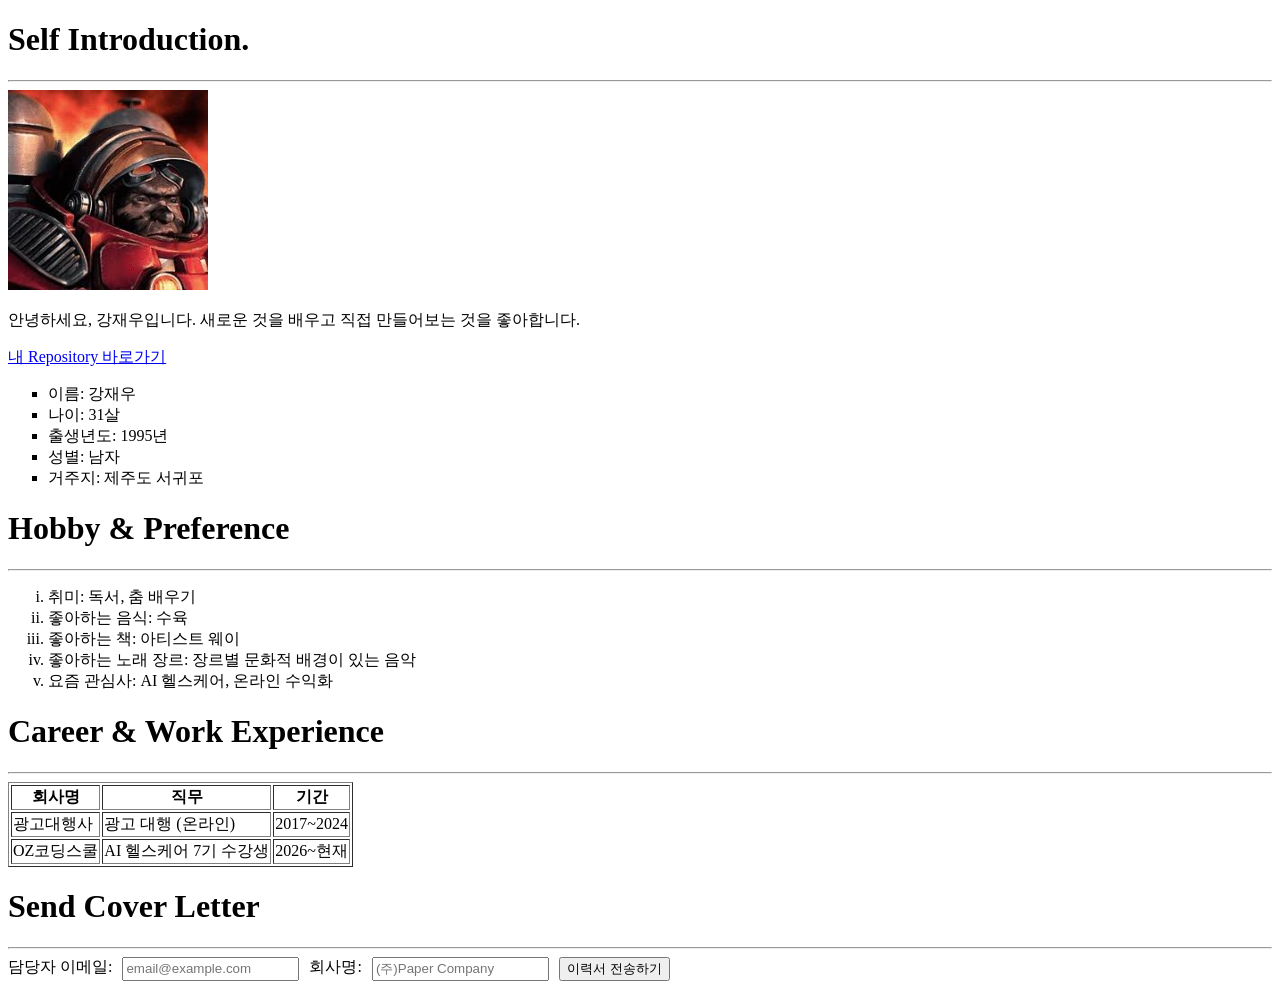
<file: 과제/oz_assignment/HTML_CSS/day1/resume.html>
<!DOCTYPE html>
<html lang="ko">
<head>
    <meta charset="UTF-8">
    <title>자기소개서</title>
</head>
<body>
  <h1>Self Introduction.</h1>
  <hr>
  <img src="firebat.jpeg" alt="Profile Picture" style="width: 200px; height: 200px;">
  <p>안녕하세요, 강재우입니다. 새로운 것을 배우고 직접 만들어보는 것을 좋아합니다.</p>
  <a href="https://github.com/jaewoojaewoo777-rgb/oz-ai-git/tree/main/%EA%B3%BC%EC%A0%9C">내 Repository 바로가기</a>
  <ul style="list-style: square">
      <li>이름: 강재우</li>
      <li>나이: 31살</li>
      <li>출생년도: 1995년</li>
      <li>성별: 남자</li>
      <li>거주지: 제주도 서귀포</li>
  </ul>

  <h1>Hobby & Preference</h1>
  <hr>
  <ol type="i">
    <li>취미: 독서, 춤 배우기</li>
    <li>좋아하는 음식: 수육</li>
    <li>좋아하는 책: 아티스트 웨이</li>
    <li>좋아하는 노래 장르: 장르별 문화적 배경이 있는 음악</li>
    <li>요즘 관심사: AI 헬스케어, 온라인 수익화</li>
  </ol>

  <h1>Career & Work Experience</h1>
  <hr>
  <table style="table-layout: auto" border="1">
    <thead>
      <tr>
        <th>회사명</th>
        <th>직무</th>
        <th>기간</th>
      </tr>
    </thead>
    <tbody>
      <tr>
        <td>광고대행사</td>
        <td>광고 대행 (온라인)</td>
        <td>2017~2024</td>
      </tr>
      <tr>
        <td>OZ코딩스쿨</td>
        <td>AI 헬스케어 7기 수강생</td>
        <td>2026~현재</td>
      </tr>
    </tbody>
  </table>

  <h1>Send Cover Letter</h1>
  <hr>
  <form action="" style="display: flex; gap: 10px;">
    <label for="emailInput">담당자 이메일: </label>
    <input id="emailInput" type="email" placeholder="email@example.com">
    <label for="companyInput">회사명: </label>
    <input id="companyInput" type="text" placeholder="(주)Paper Company">
    <button>이력서 전송하기</button>
  </form>
</body>
</html>
</file>
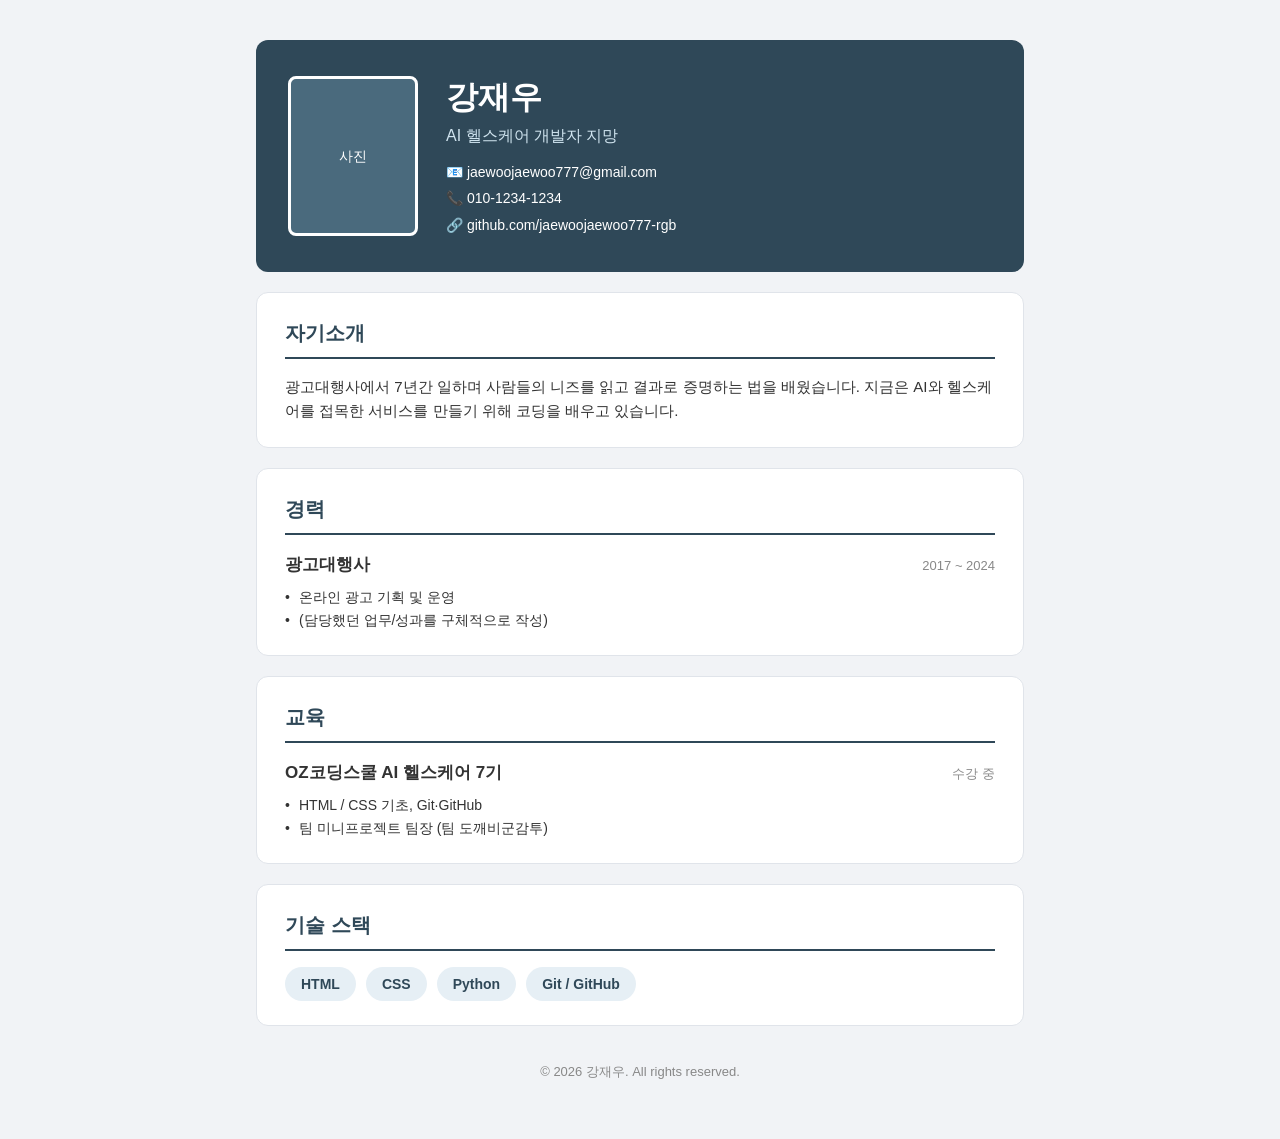
<file: 과제/oz_assignment/HTML_CSS/day2/resume.html>
<!DOCTYPE html>
<html lang="ko">
<head>
  <meta charset="UTF-8">
  <meta name="viewport" content="width=device-width, initial-scale=1.0">
  <title>강재우 | 이력서</title>
  <link rel="stylesheet" href="resume_style.css">
</head>
<body>
  <div class="wrapper">
    <header class="profile">
      <div class="profile-photo">사진</div>
      <div class="profile-info">
        <h1>강재우</h1>
        <p class="job">AI 헬스케어 개발자 지망</p>
        <ul class="contact">
          <li>📧 jaewoojaewoo777@gmail.com</li>
          <li>📞 010-1234-1234</li>
          <li>🔗 github.com/jaewoojaewoo777-rgb</li>
        </ul>
      </div>
    </header>

    <main>
      <section class="card">
        <h2>자기소개</h2>
        <p>
          광고대행사에서 7년간 일하며 사람들의 니즈를 읽고 결과로 증명하는 법을 배웠습니다.
          지금은 AI와 헬스케어를 접목한 서비스를 만들기 위해 코딩을 배우고 있습니다.
        </p>
      </section>

      <section class="card">
        <h2>경력</h2>
        <article class="item">
          <div class="item-head">
            <h3>광고대행사</h3>
            <span class="period">2017 ~ 2024</span>
          </div>
          <ul>
            <li>온라인 광고 기획 및 운영</li>
            <li>(담당했던 업무/성과를 구체적으로 작성)</li>
          </ul>
        </article>
      </section>

      <section class="card">
        <h2>교육</h2>
        <article class="item">
          <div class="item-head">
            <h3>OZ코딩스쿨 AI 헬스케어 7기</h3>
            <span class="period">수강 중</span>
          </div>
          <ul>
            <li>HTML / CSS 기초, Git·GitHub</li>
            <li>팀 미니프로젝트 팀장 (팀 도깨비군감투)</li>
          </ul>
        </article>
      </section>

      <section class="card">
        <h2>기술 스택</h2>
        <ul class="skills">
          <li>HTML</li>
          <li>CSS</li>
          <li>Python</li>
          <li>Git / GitHub</li>
        </ul>
      </section>
    </main>

    <footer>
      <p>&copy; 2026 강재우. All rights reserved.</p>
    </footer>
  </div>
</body>
</html>
</file>
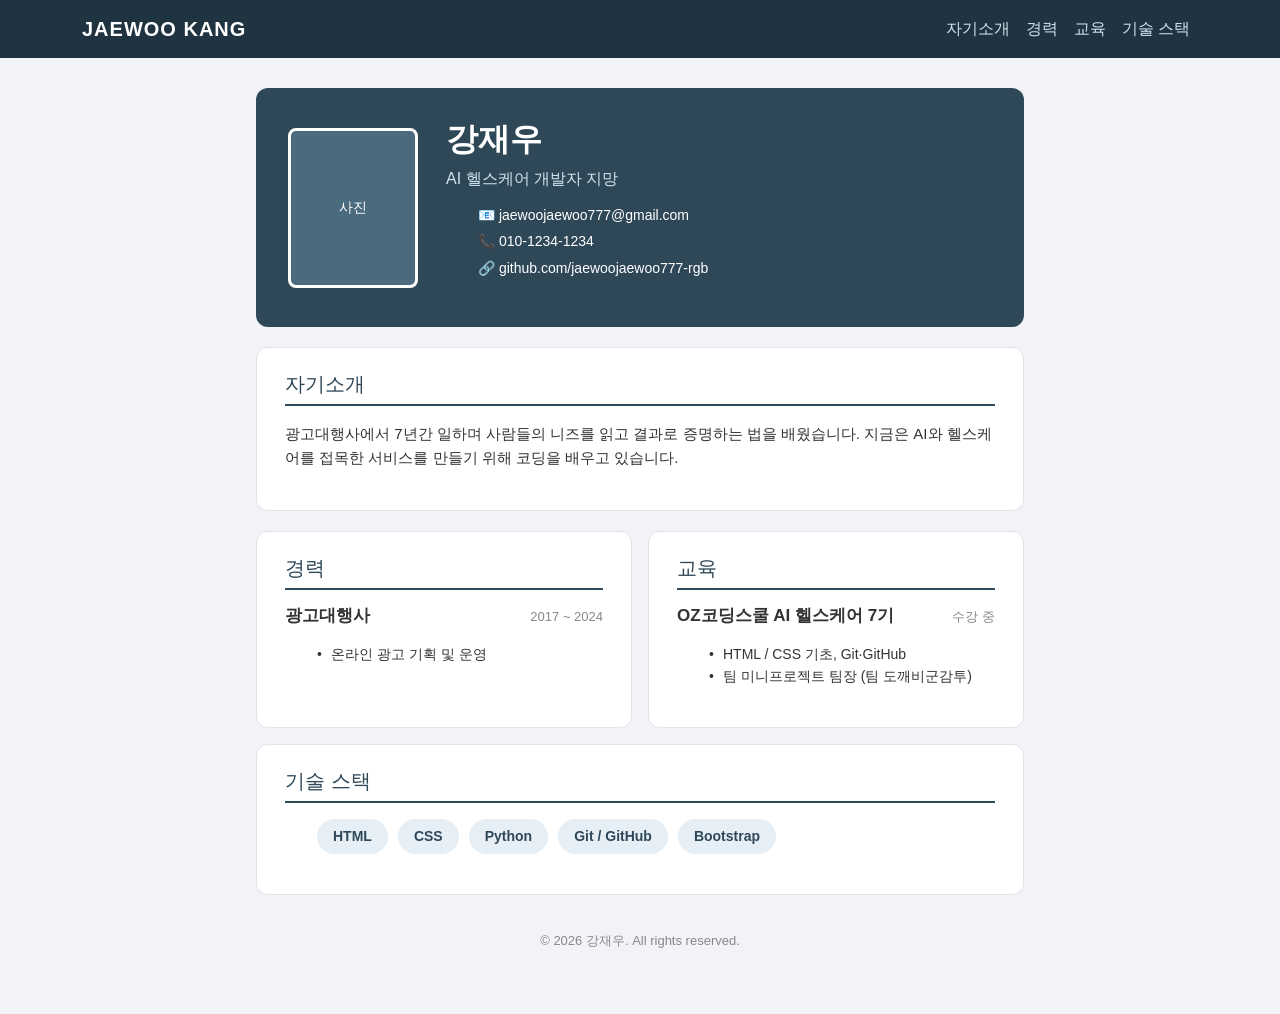
<file: 과제/oz_assignment/HTML_CSS/day3/resume.html>
<!DOCTYPE html>
<html lang="ko">
<head>
  <meta charset="UTF-8">
  <meta name="viewport" content="width=device-width, initial-scale=1.0">
  <title>강재우 | 이력서</title>
  <!-- Bootstrap 5 CSS (CDN) -->
  <link href="https://cdn.jsdelivr.net/npm/bootstrap@5.3.3/dist/css/bootstrap.min.css" rel="stylesheet">
  <!-- 내 CSS는 Bootstrap 뒤에 불러와야 덮어쓸 수 있음 -->
  <link rel="stylesheet" href="resume_style.css">
</head>
<body>

  <!-- ===== Navbar (Bootstrap) ===== -->
  <nav class="navbar navbar-expand-md navbar-dark sticky-top custom-navbar">
    <div class="container">
      <a class="navbar-brand" href="#top">JAEWOO KANG</a>
      <button class="navbar-toggler" type="button" data-bs-toggle="collapse"
              data-bs-target="#menu" aria-controls="menu" aria-expanded="false" aria-label="메뉴 열기">
        <span class="navbar-toggler-icon"></span>
      </button>
      <div class="collapse navbar-collapse" id="menu">
        <ul class="navbar-nav ms-auto">
          <li class="nav-item"><a class="nav-link" href="#about">자기소개</a></li>
          <li class="nav-item"><a class="nav-link" href="#career">경력</a></li>
          <li class="nav-item"><a class="nav-link" href="#education">교육</a></li>
          <li class="nav-item"><a class="nav-link" href="#skills">기술 스택</a></li>
        </ul>
      </div>
    </div>
  </nav>

  <div class="wrapper" id="top">
    <!-- ===== 프로필 ===== -->
    <header class="profile">
      <div class="profile-photo">사진</div>
      <div class="profile-info">
        <h1>강재우</h1>
        <p class="job">AI 헬스케어 개발자 지망</p>
        <ul class="contact">
          <li>📧 jaewoojaewoo777@gmail.com</li>
          <li>📞 010-1234-1234</li>
          <li>🔗 github.com/jaewoojaewoo777-rgb</li>
        </ul>
      </div>
    </header>

    <main>
      <section class="card-box" id="about">
        <h2>자기소개</h2>
        <p>
          광고대행사에서 7년간 일하며 사람들의 니즈를 읽고 결과로 증명하는 법을 배웠습니다.
          지금은 AI와 헬스케어를 접목한 서비스를 만들기 위해 코딩을 배우고 있습니다.
        </p>
      </section>

      <!-- 경력 / 교육을 Bootstrap Grid로 2단 배치 (모바일에서는 1단) -->
      <div class="row g-3">
        <section class="col-12 col-md-6" id="career">
          <div class="card-box h-100">
            <h2>경력</h2>
            <article class="item">
              <div class="item-head">
                <h3>광고대행사</h3>
                <span class="period">2017 ~ 2024</span>
              </div>
              <ul>
                <li>온라인 광고 기획 및 운영</li>
               
              </ul>
            </article>
          </div>
        </section>

        <section class="col-12 col-md-6" id="education">
          <div class="card-box h-100">
            <h2>교육</h2>
            <article class="item">
              <div class="item-head">
                <h3>OZ코딩스쿨 AI 헬스케어 7기</h3>
                <span class="period">수강 중</span>
              </div>
              <ul>
                <li>HTML / CSS 기초, Git·GitHub</li>
                <li>팀 미니프로젝트 팀장 (팀 도깨비군감투)</li>
              </ul>
            </article>
          </div>
        </section>
      </div>

      <section class="card-box mt-3" id="skills">
        <h2>기술 스택</h2>
        <ul class="skills">
          <li>HTML</li>
          <li>CSS</li>
          <li>Python</li>
          <li>Git / GitHub</li>
          <li>Bootstrap</li>
        </ul>
      </section>
    </main>

    <footer>
      <p>&copy; 2026 강재우. All rights reserved.</p>
    </footer>
  </div>

  <!-- Bootstrap JS (navbar 햄버거 메뉴 동작에 필요) -->
  <script src="https://cdn.jsdelivr.net/npm/bootstrap@5.3.3/dist/js/bootstrap.bundle.min.js"></script>
</body>
</html>
</file>
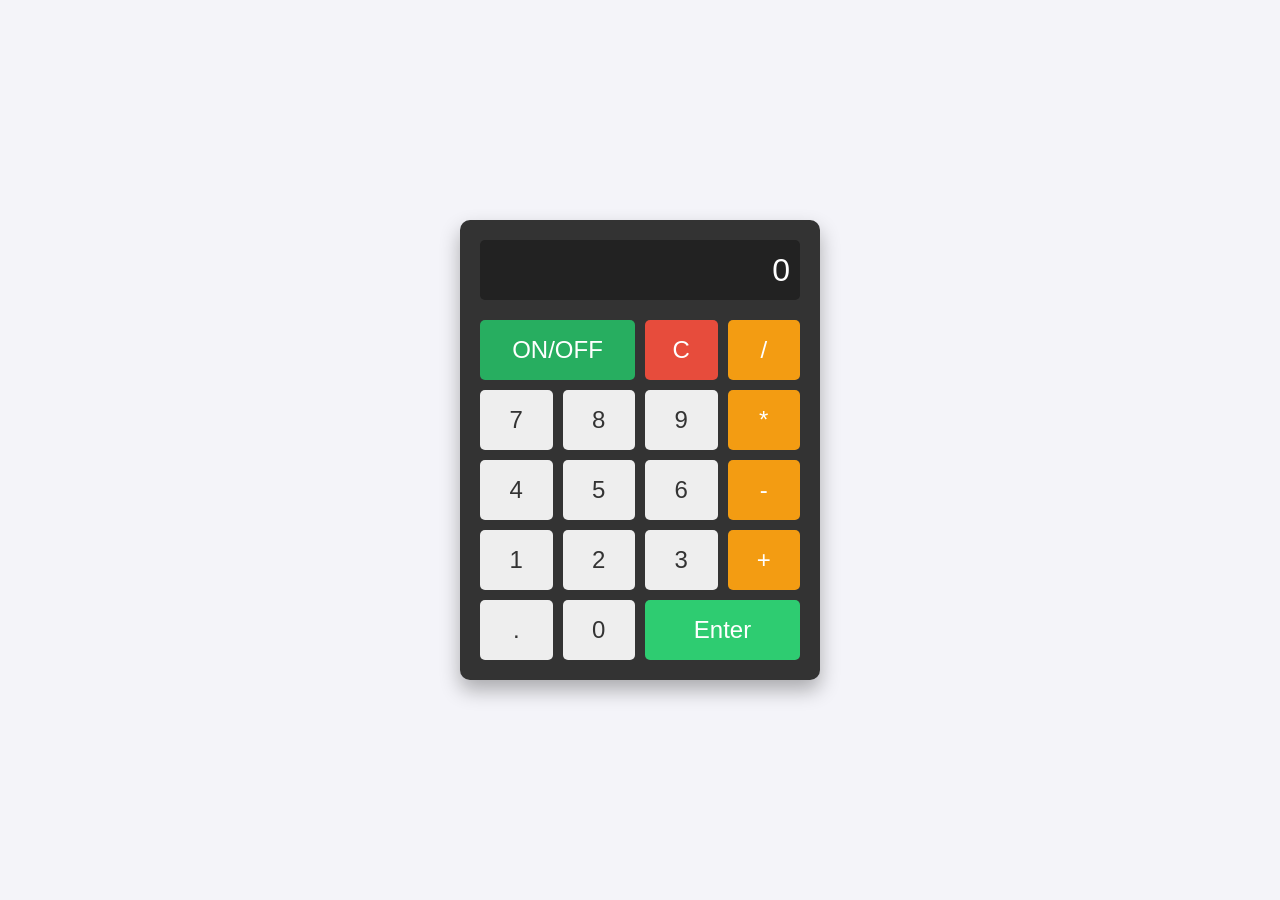
<file: 과제/oz_assignment/JS/day3/calculator.html>
<!DOCTYPE html>
<html lang="ko">
<head>
    <meta charset="UTF-8">
    <meta name="viewport" content="width=device-width, initial-scale=1.0">
    <title>JS 사칙연산 계산기</title>
    <link rel="stylesheet" href="calculator_style.css">
</head>
<body>

<div class="calculator">
    <input type="text" id="display" readonly value="0">
    <div class="buttons">
        <button class="on-off">ON/OFF</button>
        <button class="clear">C</button>
        <button class="operator">/</button>

        <button class="number">7</button>
        <button class="number">8</button>
        <button class="number">9</button>
        <button class="operator">*</button>

        <button class="number">4</button>
        <button class="number">5</button>
        <button class="number">6</button>
        <button class="operator">-</button>

        <button class="number">1</button>
        <button class="number">2</button>
        <button class="number">3</button>
        <button class="operator">+</button>

        <button class="number">.</button>
        <button class="number">0</button>
        <button class="enter">Enter</button>
    </div>
</div>

<!-- HTML을 다 읽은 뒤에 JS가 실행되도록 body 맨 끝에 둡니다 -->
<script src="calculator.js"></script>
</body>
</html>
</file>
<file: 과제/oz_assignment/HTML_CSS/day2/resume_style.css>
/* ===== 공통 초기화 ===== */
* {
  margin: 0;
  padding: 0;
  box-sizing: border-box; /* padding, border를 width에 포함 */
}

body {
  font-family: "Pretendard", "Noto Sans KR", sans-serif;
  background-color: #f1f3f6;
  color: #333;
  line-height: 1.6;
}

ul {
  list-style: none;
}

/* ===== 레이아웃 ===== */
.wrapper {
  max-width: 800px;
  margin: 40px auto;
  padding: 0 16px;
}

/* ===== 프로필(header) : flex로 사진/정보 나란히 ===== */
.profile {
  display: flex;
  align-items: center;
  gap: 28px;
  padding: 32px;
  background-color: #2f4858;
  color: #fff;
  border-radius: 12px;
  margin-bottom: 20px;
}

.profile-photo {
  width: 130px;
  height: 160px;
  flex-shrink: 0;
  display: flex;
  align-items: center;
  justify-content: center;
  background-color: #4a6a7d;
  border: 3px solid #fff;
  border-radius: 8px;
  font-size: 14px;
}

.profile-info h1 {
  font-size: 32px;
  font-weight: 700;
}

.job {
  font-size: 16px;
  color: #cfe3ee;
  margin-bottom: 12px;
}

.contact li {
  font-size: 14px;
  margin-bottom: 4px;
}

/* ===== 카드(section) ===== */
.card {
  background-color: #fff;
  padding: 24px 28px;
  margin-bottom: 20px;
  border: 1px solid #e0e4ea;
  border-radius: 12px;
}

.card h2 {
  font-size: 20px;
  color: #2f4858;
  padding-bottom: 8px;
  margin-bottom: 16px;
  border-bottom: 2px solid #2f4858;
}

.card p {
  font-size: 15px;
}

/* ===== 경력/교육 항목 ===== */
.item-head {
  display: flex;
  justify-content: space-between;
  align-items: baseline;
  margin-bottom: 8px;
}

.item-head h3 {
  font-size: 17px;
  font-weight: 600;
}

.period {
  font-size: 13px;
  color: #888;
}

.item ul li {
  font-size: 14px;
  padding-left: 14px;
  position: relative;
}

.item ul li::before {
  content: "•";
  position: absolute;
  left: 0;
}

/* ===== 기술 스택 ===== */
.skills {
  display: flex;
  flex-wrap: wrap;
  gap: 10px;
}

.skills li {
  padding: 6px 16px;
  background-color: #e6eff5;
  color: #2f4858;
  border-radius: 20px;
  font-size: 14px;
  font-weight: 600;
}

/* ===== footer ===== */
footer {
  text-align: center;
  font-size: 13px;
  color: #888;
  padding: 16px 0;
}

/* ===== 반응형 : 화면 600px 이하 ===== */
@media (max-width: 600px) {
  .wrapper {
    margin: 16px auto;
  }

  .profile {
    flex-direction: column;
    text-align: center;
  }

  .item-head {
    flex-direction: column;
    gap: 2px;
  }

  .skills {
    justify-content: center;
  }
}
</file>
<file: 과제/oz_assignment/HTML_CSS/day3/resume_style.css>
/* ===== 공통 초기화 ===== */
* {
  margin: 0;
  padding: 0;
  box-sizing: border-box;
}

html {
  scroll-behavior: smooth;
  scroll-padding-top: 70px; /* sticky navbar에 가려지지 않게 */
}

body {
  font-family: "Pretendard", "Noto Sans KR", sans-serif;
  background-color: #f1f3f6;
  color: #333;
  line-height: 1.6;
}

ul {
  list-style: none;
}

/* ===== Navbar ===== */
.custom-navbar {
  background-color: #1f3340;
}

.custom-navbar .navbar-brand {
  font-weight: 700;
  letter-spacing: 1px;
}

.custom-navbar .nav-link {
  color: #cfe3ee;
  transition: color 0.2s;
}

.custom-navbar .nav-link:hover {
  color: #fff;
}

/* ===== 레이아웃 ===== */
.wrapper {
  max-width: 800px;
  margin: 30px auto;
  padding: 0 16px;
}

/* ===== 프로필 (flex) ===== */
.profile {
  display: flex;
  align-items: center;
  gap: 28px;
  padding: 32px;
  background-color: #2f4858;
  color: #fff;
  border-radius: 12px;
  margin-bottom: 20px;
}

.profile-photo {
  width: 130px;
  height: 160px;
  flex-shrink: 0;
  display: flex;
  align-items: center;
  justify-content: center;
  background-color: #4a6a7d;
  border: 3px solid #fff;
  border-radius: 8px;
  font-size: 14px;
}

.profile-info h1 {
  font-size: 32px;
  font-weight: 700;
}

.job {
  font-size: 16px;
  color: #cfe3ee;
  margin-bottom: 12px;
}

.contact li {
  font-size: 14px;
  margin-bottom: 4px;
}

/* ===== 카드 (Bootstrap의 .card와 이름이 겹치지 않게 card-box 사용) ===== */
.card-box {
  background-color: #fff;
  padding: 24px 28px;
  margin-bottom: 20px;
  border: 1px solid #e0e4ea;
  border-radius: 12px;
}

.row .card-box {
  margin-bottom: 0; /* grid 안에서는 g-3 간격 사용 */
}

.card-box h2 {
  font-size: 20px;
  color: #2f4858;
  padding-bottom: 8px;
  margin-bottom: 16px;
  border-bottom: 2px solid #2f4858;
}

.card-box p {
  font-size: 15px;
}

/* ===== 경력/교육 항목 ===== */
.item-head {
  display: flex;
  justify-content: space-between;
  align-items: baseline;
  flex-wrap: wrap;
  gap: 4px;
  margin-bottom: 8px;
}

.item-head h3 {
  font-size: 17px;
  font-weight: 600;
}

.period {
  font-size: 13px;
  color: #888;
}

.item ul li {
  font-size: 14px;
  padding-left: 14px;
  position: relative;
}

.item ul li::before {
  content: "•";
  position: absolute;
  left: 0;
}

/* ===== 기술 스택 ===== */
.skills {
  display: flex;
  flex-wrap: wrap;
  gap: 10px;
}

.skills li {
  padding: 6px 16px;
  background-color: #e6eff5;
  color: #2f4858;
  border-radius: 20px;
  font-size: 14px;
  font-weight: 600;
}

/* ===== footer ===== */
footer {
  text-align: center;
  font-size: 13px;
  color: #888;
  padding: 16px 0;
}

/* ===== 반응형 : 600px 이하 ===== */
@media (max-width: 600px) {
  .wrapper {
    margin: 16px auto;
  }

  .profile {
    flex-direction: column;
    text-align: center;
  }

  .skills {
    justify-content: center;
  }
}
</file>
<file: 과제/oz_assignment/JS/day3/calculator_style.css>
body {
            display: flex;
            justify-content: center;
            align-items: center;
            height: 100vh;
            background-color: #f4f4f9;
            margin: 0;
            font-family: 'Arial', sans-serif;
}

.calculator {
    background-color: #333;
    padding: 20px;
    border-radius: 10px;
    box-shadow: 0px 10px 20px rgba(0, 0, 0, 0.3);
    width: 320px;
}

#display {
    width: 100%;
    height: 60px;
    background-color: #222;
    color: #fff;
    text-align: right;
    padding: 10px;
    font-size: 2rem;
    border: none;
    border-radius: 5px;
    margin-bottom: 20px;
    box-sizing: border-box;
}

.buttons {
    display: grid;
    grid-template-columns: repeat(4, 1fr);
    gap: 10px;
}

button {
    height: 60px;
    font-size: 1.5rem;
    border: none;
    border-radius: 5px;
    cursor: pointer;
    transition: background-color 0.2s, transform 0.1s;
}

button:active {
    transform: scale(0.95);
}

.number {
    background-color: #eee;
    color: #333;
}

.number:hover {
    background-color: #ddd;
}

.operator {
    background-color: #f39c12;
    color: white;
}

.operator:hover {
    background-color: #e67e22;
}

.enter {
    background-color: #2ecc71;
    color: white;
    grid-column: span 2;
}

.enter:hover {
    background-color: #27ae60;
}

.clear {
    background-color: #e74c3c;
    color: white;
}

.clear:hover {
    background-color: #c0392b;
}

.on-off {
    background-color: #7f8c8d;
    color: white;
    grid-column: span 2;
}

.on-off.on {
    background-color: #27ae60;
}

.on-off:hover {
    background-color: #95a5a6;
}
</file>
